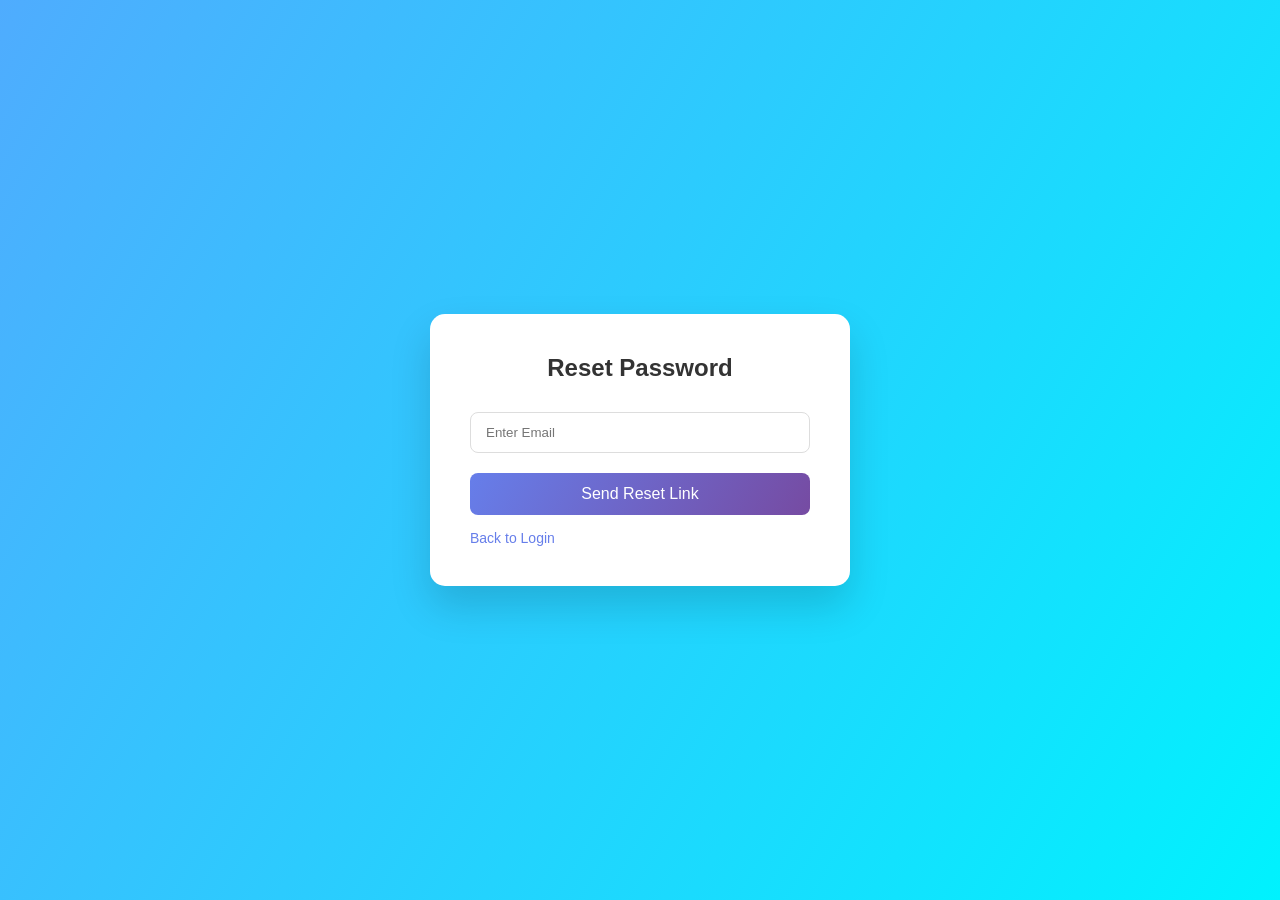
<file: forgot-password.html>
<!DOCTYPE html>
<html lang="en">
<head>
<meta charset="UTF-8">
<meta name="viewport" content="width=device-width, initial-scale=1.0">
<title>Forgot Password</title>
<link rel="stylesheet" href="style.css">
</head>
<body>

<div class="form-container">

<form class="form">
<h2>Reset Password</h2>

<input type="email" placeholder="Enter Email" required>

<button>Send Reset Link</button>

<div class="links">
<a href="login.html">Back to Login</a>
</div>

</form>

</div>

<script src="script.js"></script>
</body>
</html>
</file>
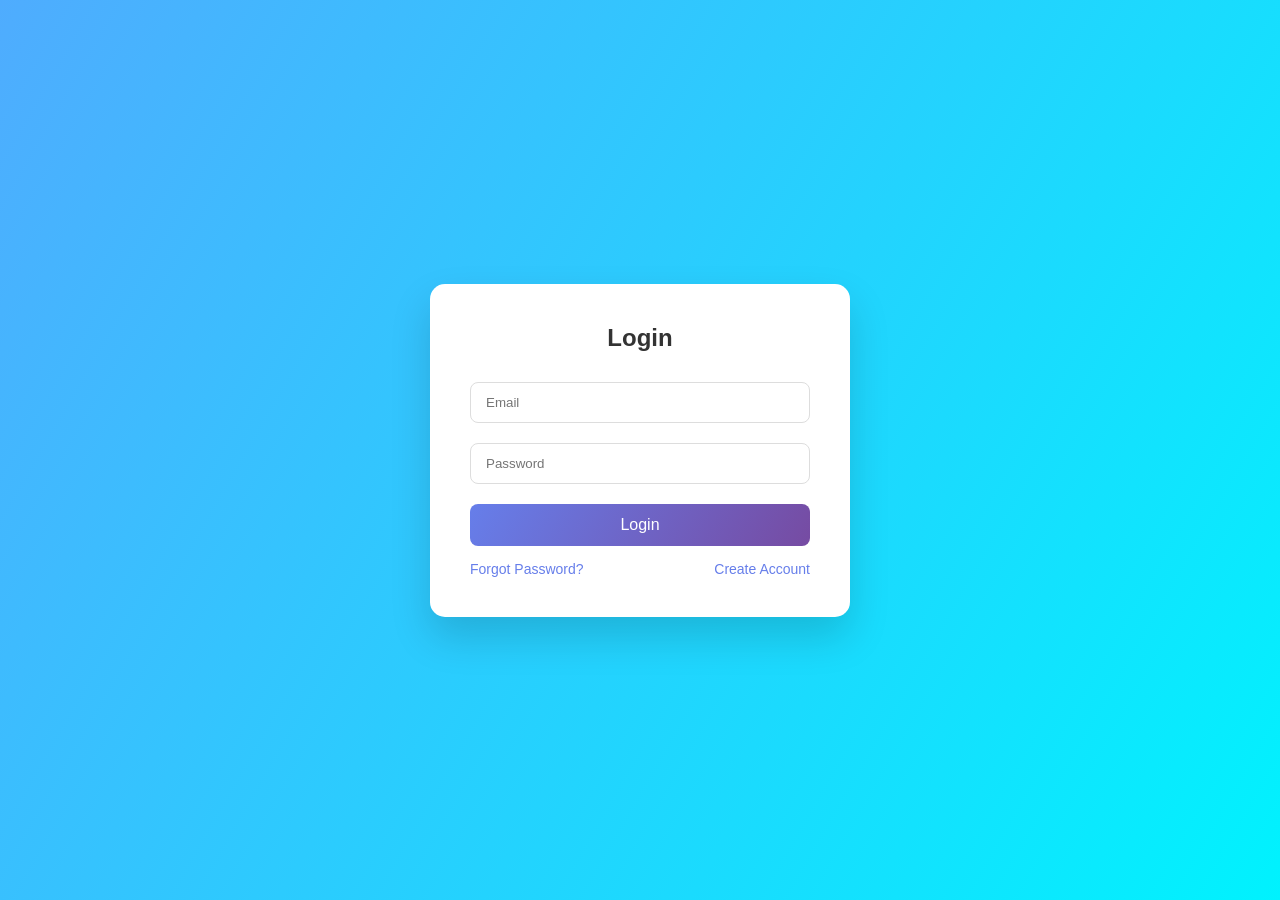
<file: login.html>
<!DOCTYPE html>
<html lang="en">
<head>
<meta charset="UTF-8">
<meta name="viewport" content="width=device-width, initial-scale=1.0">
<title>Login</title>
<link rel="stylesheet" href="style.css">
</head>
<body>

<div class="form-container">

<form class="form">
<h2>Login</h2>

<input type="email" placeholder="Email" required>
<input type="password" placeholder="Password" required>

<button>Login</button>

<div class="links">
<a href="forgot-password.html">Forgot Password?</a>
<a href="signup.html">Create Account</a>
</div>

</form>

</div>

<script src="script.js"></script>
</body>
</html>
</file>
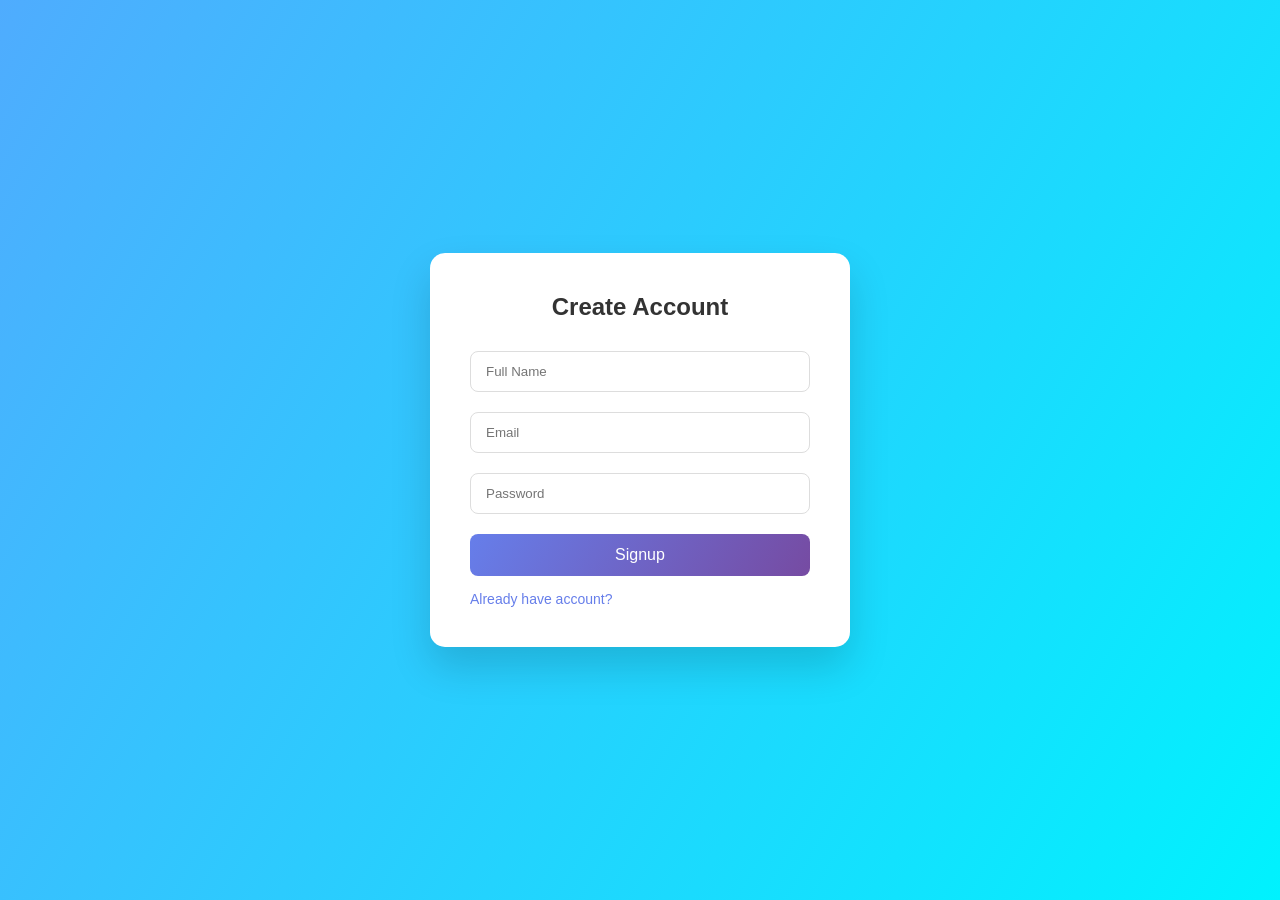
<file: signup.html>
<!DOCTYPE html>
<html lang="en">
<head>
<meta charset="UTF-8">
<meta name="viewport" content="width=device-width, initial-scale=1.0">
<title>Signup</title>
<link rel="stylesheet" href="style.css">
</head>
<body>

<div class="form-container">

<form class="form">
<h2>Create Account</h2>

<input type="text" placeholder="Full Name" required>
<input type="email" placeholder="Email" required>
<input type="password" placeholder="Password" required>

<button>Signup</button>

<div class="links">
<a href="login.html">Already have account?</a>
</div>

</form>

</div>

<script src="script.js"></script>
</body>
</html>
</file>
<file: style.css>
*{
margin:0;
padding:0;
box-sizing:border-box;
font-family: 'Segoe UI', sans-serif;
}

body{
height:100vh;
background: linear-gradient(120deg,#4facfe,#00f2fe);
display:flex;
align-items:center;
justify-content:center;
}

h1{
   font-size: 40px;
    text-align: center;
    color:blue;
    font-weight: bold;
    padding:50px;

}

.sign {
    text-align: center;
 
    font-weight: 600px;
}

.button{
   text-align: center;
}




.container{
display:flex;
width:900px;
height:500px;
background:white;
border-radius:15px;
overflow:hidden;
box-shadow:0 10px 30px rgba(0,0,0,0.2);
animation:fadeIn 1s ease;
}


.left{
    width:40px;
flex:1;
padding:50px;
}


.right{
flex:1;
background:linear-gradient(120deg,#667eea,#764ba2);
position:relative;
display:flex;
align-items:center;
justify-content:center;
overflow:hidden;
}

.animated-img{
width:80%;
max-width:400px;
animation:float 3s ease-in-out infinite;
}






.btn{
display:inline-block;
margin-top:20px;
padding:10px 20px;
background:#667eea;
color:white;
text-decoration:none;
border-radius:25px;
transition:.3s;
}

.btn:hover{
transform:translateY(-3px);
}

.btn-outline{
display:inline-block;
margin-left:10px;
padding:10px 20px;
border:2px solid #667eea;
border-radius:25px;
text-decoration:none;
}

.form-container{
width:400px;
background:white;
padding:40px;
border-radius:15px;
box-shadow:0 10px 30px rgba(0,0,0,0.2);
animation:slideUp 1s ease;
}

.form input{
width:100%;
padding:12px;
margin:10px 0;
border-radius:8px;
border:1px solid #ddd;
}

.form button{
width:100%;
padding:12px;
background:#667eea;
color:white;
border:none;
border-radius:8px;
cursor:pointer;
}

.links{
display:flex;
justify-content:space-between;
margin-top:10px;
}

@keyframes fadeIn{
from{
opacity:0;
}
to{
opacity:1;
}
}

@keyframes slideUp{
from{
transform:translateY(50px);
opacity:0;
}
to{
transform:translateY(0);
opacity:1;
}
}


/* Center login pages */
body{
min-height:100vh;
display:flex;
align-items:center;
justify-content:center;
background: linear-gradient(120deg,#4facfe,#00f2fe);
}

.form-container{
width:420px;
background:white;
padding:40px;
border-radius:15px;
box-shadow:0 20px 40px rgba(0,0,0,0.15);
animation:slideUp 0.8s ease;
}

.form h2{
text-align:center;
margin-bottom:20px;
color:#333;
}

.form input{
width:100%;
padding:12px 15px;
margin:10px 0;
border-radius:8px;
border:1px solid #ddd;
outline:none;
transition:0.3s;
}

.form input:focus{
border-color:#667eea;
box-shadow:0 0 5px rgba(102,126,234,0.3);
}

.form button{
width:100%;
padding:12px;
margin-top:10px;
background:linear-gradient(120deg,#667eea,#764ba2);
color:white;
border:none;
border-radius:8px;
font-size:16px;
cursor:pointer;
transition:0.3s;
}

.form button:hover{
transform:translateY(-2px);
box-shadow:0 10px 20px rgba(0,0,0,0.2);
}

.links{
display:flex;
justify-content:space-between;
margin-top:15px;
font-size:14px;
}

.links a{
text-decoration:none;
color:#667eea;
transition:0.3s;
}

.links a:hover{
color:#764ba2;
}
</file>
